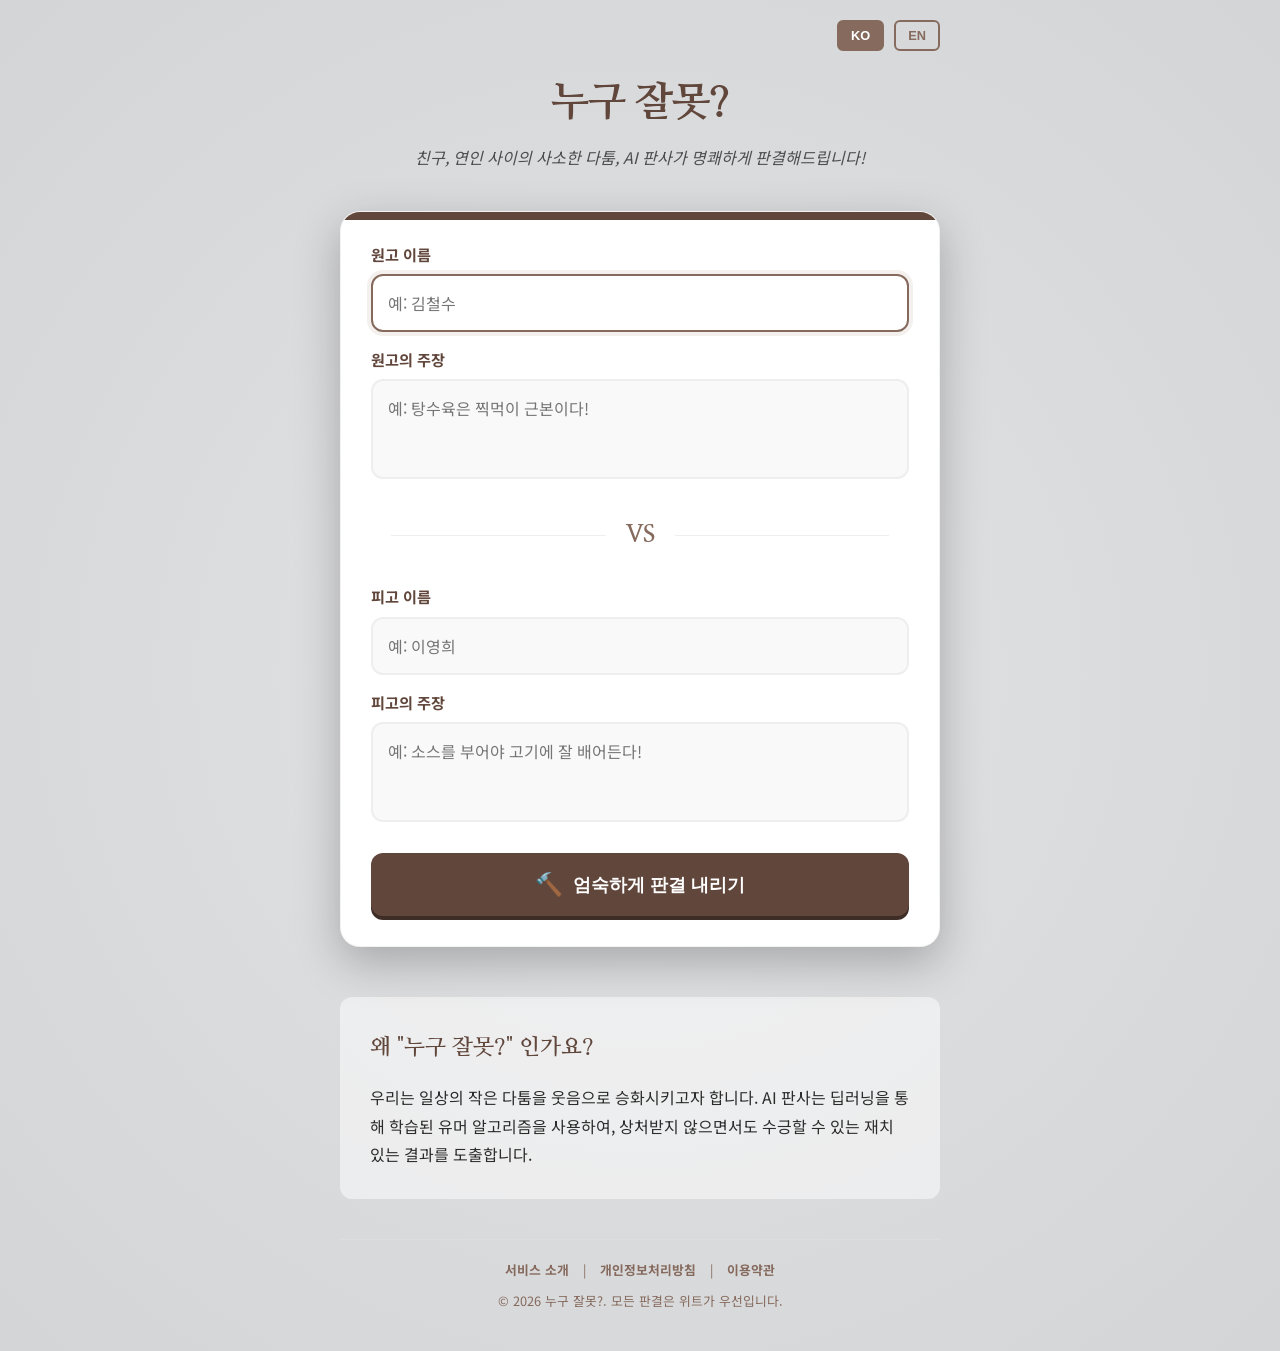
<file: index.html>
<!DOCTYPE html>
<html lang="ko">
<head>
    <meta charset="UTF-8">
    <meta name="viewport" content="width=device-width, initial-scale=1.0">
    <title id="title">누구 잘못? - AI 판사의 명쾌한 위트 판결</title>
    <meta name="description" content="친구, 연인 사이의 사소한 다툼! Gemini 2.5 AI 판사가 명쾌하고 재치 있게 판결해드립니다. 탕수육 부먹찍먹 논쟁부터 일상의 소소한 갈등까지 지금 바로 판결받으세요.">
    <meta name="keywords" content="AI판사, 누구잘못, 판결, 유머, 친구싸움, 커플싸움, 제미나이, Gemini">
    <link rel="icon" type="image/x-icon" href="favicon.ico">
    <link rel="stylesheet" href="style.css">
    <link rel="preconnect" href="https://fonts.googleapis.com">
    <link rel="preconnect" href="https://fonts.gstatic.com" crossorigin>
    <link href="https://fonts.googleapis.com/css2?family=Nanum+Myeongjo:wght@400;700;800&family=Noto+Sans+KR:wght@400;700&display=swap" rel="stylesheet">
    <meta name="google-adsense-account" content="ca-pub-5315206615123943">
    <!-- 이미지 캡처를 위한 라이브러리 -->
    <script src="https://html2canvas.hertzen.com/dist/html2canvas.min.js"></script>
    <!-- Google AdSense -->
    <script async src="https://pagead2.googlesyndication.com/pagead/js/adsbygoogle.js?client=ca-pub-5315206615123943"
     crossorigin="anonymous"></script>
    <!-- Google tag (gtag.js) -->
    <script async src="https://www.googletagmanager.com/gtag/js?id=G-99RTSNN3TD"></script>
    <script>
      window.dataLayer = window.dataLayer || [];
      function gtag(){dataLayer.push(arguments);}
      gtag('js', new Date());

      gtag('config', 'G-99RTSNN3TD');
    </script>
    <!-- Microsoft Clarity -->
    <script type="text/javascript">
        (function(c,l,a,r,i,t,y){
            c[a]=c[a]||function(){(c[a].q=c[a].q||[]).push(arguments)};
            t=l.createElement(r);t.async=1;t.src="https://www.clarity.ms/tag/"+i;
            y=l.getElementsByTagName(r)[0];y.parentNode.insertBefore(t,y);
        })(window, document, "clarity", "script", "vr1x9luc68");
    </script>
    <!-- Userback 피드백 위젯 -->
    <script>
        window.Userback = window.Userback || {};
        Userback.access_token = "A-xv3M5TaCimp2Gsrs1aBTv1YRj";
        (function(d) {
            var s = d.createElement('script');s.async = true;s.src = 'https://static.userback.io/widget/v1.js';(d.head || d.body).appendChild(s);
        })(document);
    </script>
</head>
<body>
    <div class="court-container">
        <header>
            <div class="lang-switcher">
                <button id="lang-ko" class="lang-btn active">KO</button>
                <button id="lang-en" class="lang-btn">EN</button>
            </div>
            <h1 id="header-title">누구 잘못?</h1>
            <p id="header-description" class="description">친구, 연인 사이의 사소한 다툼, AI 판사가 명쾌하게 판결해드립니다!</p>
        </header>

        <main id="app">
            <!-- 메인 입력 화면 -->
            <section id="input-screen" class="screen active">
                <div class="court-card">
                    <div class="input-group">
                        <label for="plaintiff-name" id="label-plaintiff-name">원고 이름</label>
                        <input type="text" id="plaintiff-name" placeholder="예: 김철수">
                        <label for="plaintiff" id="label-plaintiff-claim">원고의 주장</label>
                        <textarea id="plaintiff" placeholder="예: 탕수육은 찍먹이 근본이다!"></textarea>
                    </div>
                    
                    <div class="divider">VS</div>

                    <div class="input-group">
                        <label for="defendant-name" id="label-defendant-name">피고 이름</label>
                        <input type="text" id="defendant-name" placeholder="예: 이영희">
                        <label for="defendant" id="label-defendant-claim">피고의 주장</label>
                        <textarea id="defendant" placeholder="예: 소스를 부어야 고기에 잘 배어든다!"></textarea>
                    </div>

                    <button id="judge-btn" class="hammer-btn">
                        <span class="hammer-icon">🔨</span>
                        <span id="btn-judge">엄숙하게 판결 내리기</span>
                    </button>
                </div>

                <div class="extra-content">
                    <h2 id="extra-title" class="sub-title">왜 "누구 잘못?" 인가요?</h2>
                    <p id="extra-description">우리는 일상의 작은 다툼을 웃음으로 승화시키고자 합니다. AI 판사는 딥러닝을 통해 학습된 유머 알고리즘을 사용하여, 상처받지 않으면서도 수긍할 수 있는 재치 있는 결과를 도출합니다.</p>
                </div>
            </section>

            <!-- 로딩 화면 -->
            <section id="loading-screen" class="screen">
                <div class="loading-content">
                    <div class="gavel-animation">🔨</div>
                    <p id="loading-text">판사님이 판례를 뒤지는 중...</p>
                </div>
            </section>

            <!-- 결과 화면 -->
            <section id="result-screen" class="screen">
                <div id="capture-area">
                    <div class="result-card">
                        <div class="winner-badge"><span id="winner-label">승자</span>: <span id="winner-name">원고</span></div>
                        <div class="verdict-content">
                            <h2 id="verdict-title">"소스 눅눅함 방조죄"</h2>
                            <div class="verdict-body">
                                <p id="verdict-text">본 법정은 탕수육의 바삭함이 식감의 80%를 차지한다는 점을 인정하는 바이다. 피고의 '배어든다'는 주장은 고기의 주권을 침해하는 행위로 간주하여 유죄를 선고한다.</p>
                            </div>
                            <div class="punishment">
                                <strong id="punishment-label">형량/벌칙:</strong> <span id="punishment-text">오늘 저녁 쏘기</span>
                            </div>
                        </div>
                        <p class="watermark">WhosAtFault.pages.dev</p>
                    </div>
                </div>
                
                <div class="share-options">
                    <button id="save-img-btn" class="icon-btn">🖼️ <span id="btn-save-img">이미지 저장</span></button>
                    <button id="share-api-btn" class="icon-btn">💬 <span id="btn-share-api">공유하기</span></button>
                    <button id="copy-link-btn" class="icon-btn">🔗 <span id="btn-copy-link">링크 복사</span></button>
                </div>

                <div class="btn-group">
                    <button id="restart-btn" class="secondary-btn">다시 재판하기</button>
                </div>
            </section>
        </main>

        <footer>
            <div class="footer-links">
                <a href="about.html" id="link-about">서비스 소개</a> | 
                <a href="policy.html" id="link-privacy">개인정보처리방침</a> | 
                <a href="policy.html" id="link-terms">이용약관</a>
            </div>
            <p id="footer-text">© 2026 누구 잘못?. 모든 판결은 위트가 우선입니다.</p>
        </footer>
    </div>

    <script type="module" src="main.js"></script>
</body>
</html>
</file>
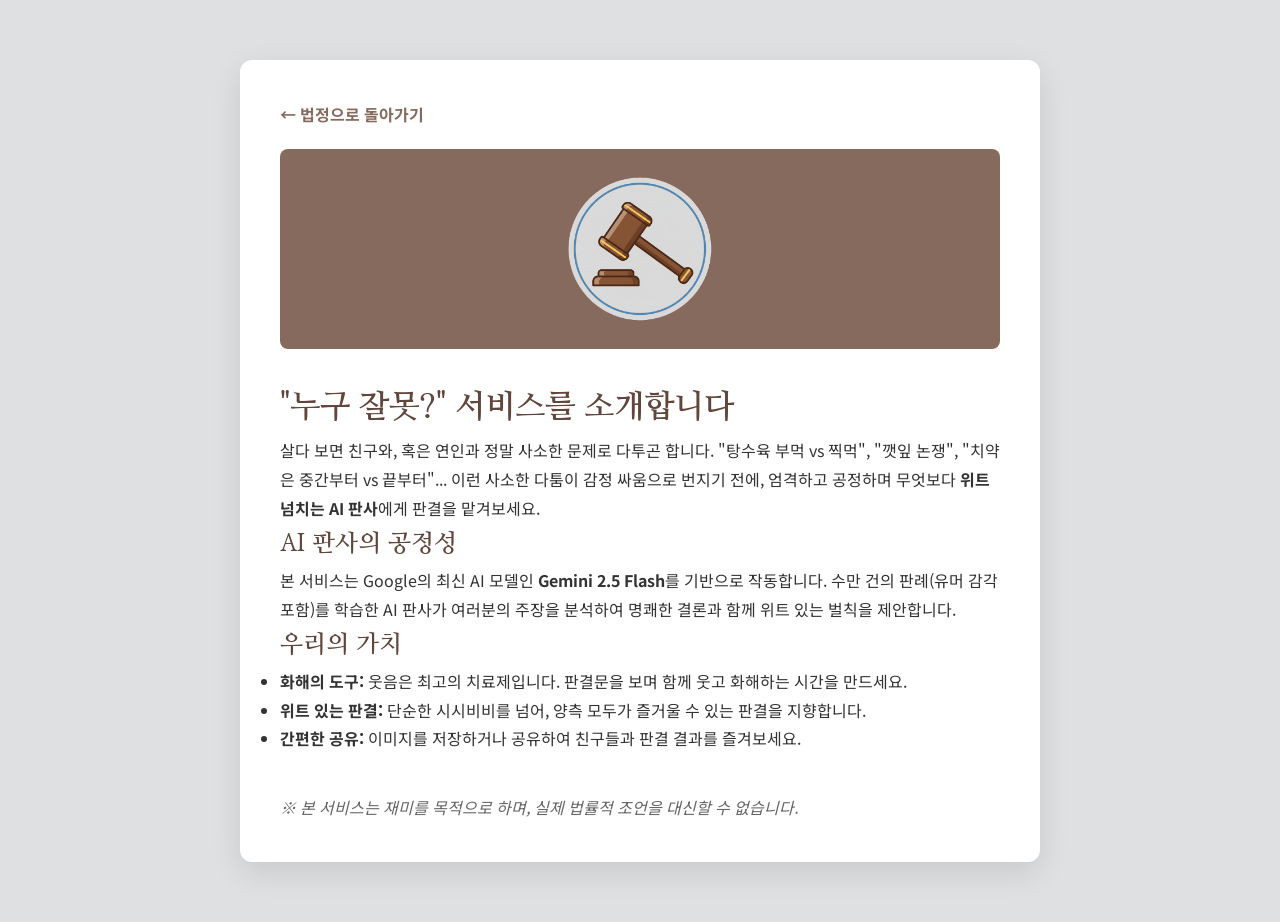
<file: about.html>
<!DOCTYPE html>
<html lang="ko">
<head>
    <meta charset="UTF-8">
    <meta name="viewport" content="width=device-width, initial-scale=1.0">
    <title id="about-title">서비스 소개 - 누구 잘못?</title>
    <link rel="stylesheet" href="style.css">
    <link href="https://fonts.googleapis.com/css2?family=Nanum+Myeongjo:wght@400;700&family=Noto+Sans+KR:wght@400;700&display=swap" rel="stylesheet">
    <style>
        .about-container {
            max-width: 800px;
            margin: 40px auto;
            padding: 40px;
            background: #fff;
            border-radius: 12px;
            box-shadow: 0 10px 30px rgba(0,0,0,0.1);
            line-height: 1.8;
            color: #333;
        }
        h1, h2 { font-family: 'Nanum Myeongjo', serif; color: #60463B; }
        .back-link { display: inline-block; margin-bottom: 20px; color: #856A5D; text-decoration: none; font-weight: bold; }
        .hero-img { width: 100%; height: 200px; background: #856A5D; border-radius: 8px; margin-bottom: 30px; display: flex; align-items: center; justify-content: center; color: white; font-size: 3rem; overflow: hidden; }
        .hero-img img { width: 20%; height: auto; object-fit: contain; }
        </style>
        </head>
        <body style="background: #DFE0E2; padding: 20px;">
        <div class="about-container">
        <a href="index.html" class="back-link" id="back-to-court">← 법정으로 돌아가기</a>

        <div class="hero-img" id="about-hero"><img src="1.png" alt="Hero Image"></div>

        <h1 id="about-main-title">"누구 잘못?" 서비스를 소개합니다</h1>
        <p id="about-intro">살다 보면 친구와, 혹은 연인과 정말 사소한 문제로 다투곤 합니다. "탕수육 부먹 vs 찍먹", "깻잎 논쟁", "치약은 중간부터 vs 끝부터"... 이런 사소한 다툼이 감정 싸움으로 번지기 전에, 엄격하고 공정하며 무엇보다 <strong>위트 넘치는 AI 판사</strong>에게 판결을 맡겨보세요.</p>

        <h2 id="about-section1-title">AI 판사의 공정성</h2>
        <p id="about-section1-text">본 서비스는 Google의 최신 AI 모델인 <strong>Gemini 2.5 Flash</strong>를 기반으로 작동합니다. 수만 건의 판례(유머 감각 포함)를 학습한 AI 판사가 여러분의 주장을 분석하여 명쾌한 결론과 함께 위트 있는 벌칙 을 제안합니다.</p>

        <h2 id="about-section2-title">우리의 가치</h2>
        <ul>
            <li><strong id="about-value1-title">화해의 도구:</strong> <span id="about-value1-text">웃음은 최고의 치료제입니다. 판결문을 보며 함께 웃고 화해하는 시간을 만드세요.</span></li>
            <li><strong id="about-value2-title">위트 있는 판결:</strong> <span id="about-value2-text">단순한 시시비비를 넘어, 양측 모두가 즐거울 수 있는 판결을 지향합니다.</span></li>
            <li><strong id="about-value3-title">간편한 공유:</strong> <span id="about-value3-text">이미지를 저장하거나 공유하여 친구들과 판결 결과를 즐겨보세요.</span></li>
        </ul>

        <p id="about-disclaimer" style="margin-top: 40px; font-style: italic; color: #666;">※ 본 서비스는 재미를 목적으로 하며, 실제 법률적 조언을 대신할 수 없습니다.</p>
        </div>

        <script type="module">
        import { translations, getLanguage } from './i18n.js';

        function updateUI() {
            const lang = getLanguage();
            const t = translations[lang];

            document.getElementById('about-title').textContent = t.aboutTitle;
            document.getElementById('back-to-court').textContent = t.backToCourt;
            // document.getElementById('about-hero').textContent = t.aboutHero; // 이미지 유지 위해 주석 처리 또는 제거
            document.getElementById('about-main-title').textContent = t.aboutMainTitle;
            document.getElementById('about-intro').innerHTML = t.aboutIntro;
            document.getElementById('about-section1-title').textContent = t.aboutSection1Title;
            document.getElementById('about-section1-text').innerHTML = t.aboutSection1Text;
            document.getElementById('about-section2-title').textContent = t.aboutSection2Title;
            document.getElementById('about-value1-title').textContent = t.aboutValue1Title;
            document.getElementById('about-value1-text').textContent = t.aboutValue1Text;
            document.getElementById('about-value2-title').textContent = t.aboutValue2Title;
            document.getElementById('about-value2-text').textContent = t.aboutValue2Text;
            document.getElementById('about-value3-title').textContent = t.aboutValue3Title;
            document.getElementById('about-value3-text').textContent = t.aboutValue3Text;
            document.getElementById('about-disclaimer').textContent = t.aboutDisclaimer;
        }

        window.addEventListener('load', updateUI);
    </script>
</body>
</html>
</file>
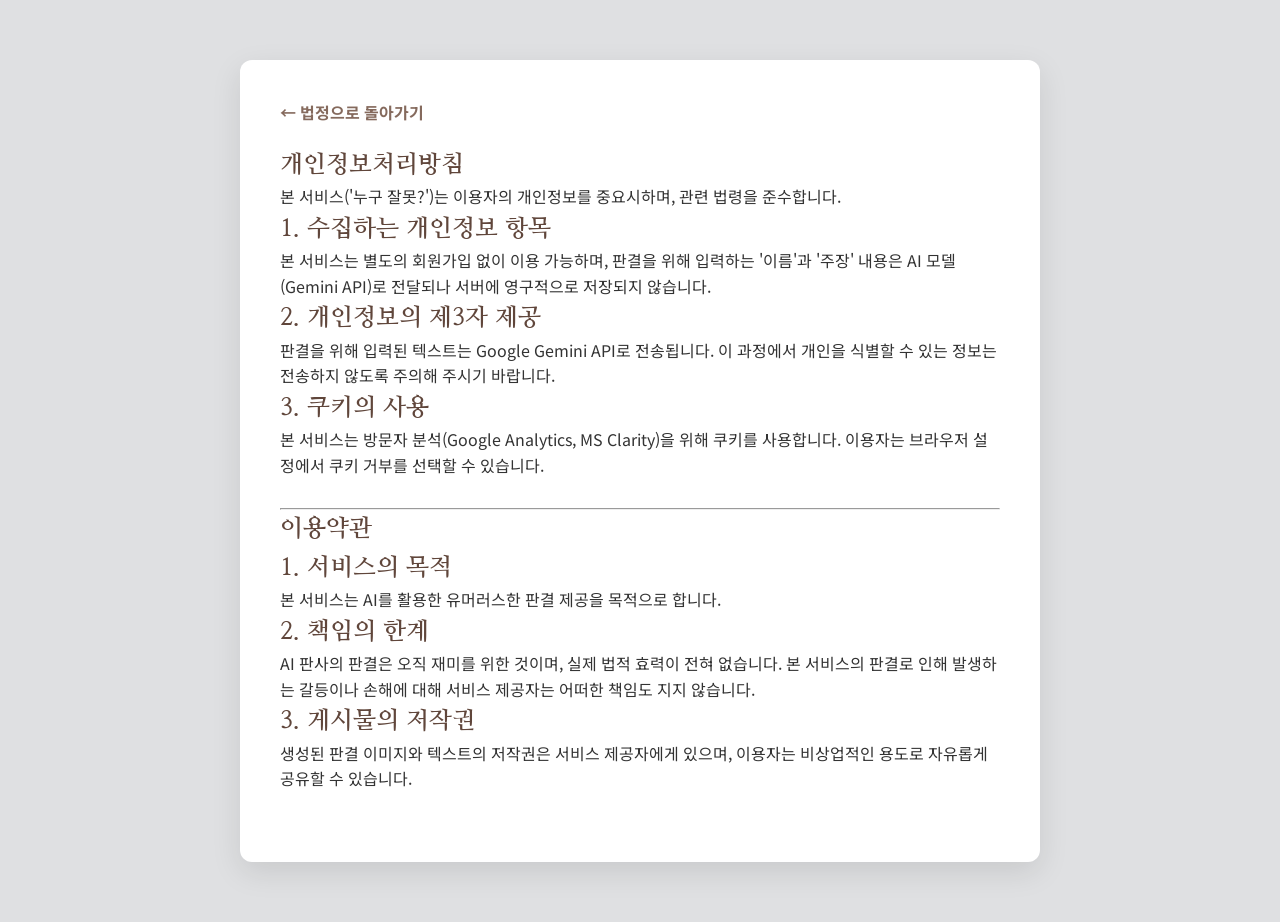
<file: policy.html>
<!DOCTYPE html>
<html lang="ko">
<head>
    <meta charset="UTF-8">
    <meta name="viewport" content="width=device-width, initial-scale=1.0">
    <title id="policy-title">개인정보처리방침 및 이용약관 - 누구 잘못?</title>
    <link rel="stylesheet" href="style.css">
    <link href="https://fonts.googleapis.com/css2?family=Nanum+Myeongjo:wght@400;700&family=Noto+Sans+KR:wght@400;700&display=swap" rel="stylesheet">
    <style>
        .policy-container {
            max-width: 800px;
            margin: 40px auto;
            padding: 40px;
            background: #fff;
            border-radius: 12px;
            box-shadow: 0 10px 30px rgba(0,0,0,0.1);
            line-height: 1.6;
            color: #333;
        }
        h1, h2 { font-family: 'Nanum Myeongjo', serif; color: #60463B; }
        section { margin-bottom: 30px; }
        .back-link { display: inline-block; margin-bottom: 20px; color: #856A5D; text-decoration: none; font-weight: bold; }
        .back-link:hover { text-decoration: underline; }
    </style>
</head>
<body style="background: #DFE0E2; padding: 20px;">
    <div class="policy-container">
        <a href="index.html" class="back-link" id="back-to-court">← 법정으로 돌아가기</a>
        
        <section>
            <h1 id="privacy-header">개인정보처리방침</h1>
            <p id="privacy-intro">본 서비스('누구 잘못?')는 이용자의 개인정보를 중요시하며, 관련 법령을 준수합니다.</p>
            
            <h2 id="privacy-section1-title">1. 수집하는 개인정보 항목</h2>
            <p id="privacy-section1-text">본 서비스는 별도의 회원가입 없이 이용 가능하며, 판결을 위해 입력하는 '이름'과 '주장' 내용은 AI 모델(Gemini API)로 전달되나 서버에 영구적으로 저장되지 않습니다.</p>
            
            <h2 id="privacy-section2-title">2. 개인정보의 제3자 제공</h2>
            <p id="privacy-section2-text">판결을 위해 입력된 텍스트는 Google Gemini API로 전송됩니다. 이 과정에서 개인을 식별할 수 있는 정보는 전송하지 않도록 주의해 주시기 바랍니다.</p>
            
            <h2 id="privacy-section3-title">3. 쿠키의 사용</h2>
            <p id="privacy-section3-text">본 서비스는 방문자 분석(Google Analytics, MS Clarity)을 위해 쿠키를 사용합니다. 이용자는 브라우저 설정에서 쿠키 거부를 선택할 수 있습니다.</p>
        </section>

        <hr>

        <section>
            <h1 id="terms-header">이용약관</h1>
            <h2 id="terms-section1-title">1. 서비스의 목적</h2>
            <p id="terms-section1-text">본 서비스는 AI를 활용한 유머러스한 판결 제공을 목적으로 합니다.</p>
            
            <h2 id="terms-section2-title">2. 책임의 한계</h2>
            <p id="terms-section2-text">AI 판사의 판결은 오직 재미를 위한 것이며, 실제 법적 효력이 전혀 없습니다. 본 서비스의 판결로 인해 발생하는 갈등이나 손해에 대해 서비스 제공자는 어떠한 책임도 지지 않습니다.</p>
            
            <h2 id="terms-section3-title">3. 게시물의 저작권</h2>
            <p id="terms-section3-text">생성된 판결 이미지와 텍스트의 저작권은 서비스 제공자에게 있으며, 이용자는 비상업적인 용도로 자유롭게 공유할 수 있습니다.</p>
        </section>
    </div>

    <script type="module">
        import { translations, getLanguage } from './i18n.js';
        
        function updateUI() {
            const lang = getLanguage();
            const t = translations[lang];
            
            document.getElementById('policy-title').textContent = t.policyTitle;
            document.getElementById('back-to-court').textContent = t.backToCourt;
            
            document.getElementById('privacy-header').textContent = t.privacyHeader;
            document.getElementById('privacy-intro').textContent = t.privacyIntro;
            document.getElementById('privacy-section1-title').textContent = t.privacySection1Title;
            document.getElementById('privacy-section1-text').textContent = t.privacySection1Text;
            document.getElementById('privacy-section2-title').textContent = t.privacySection2Title;
            document.getElementById('privacy-section2-text').textContent = t.privacySection2Text;
            document.getElementById('privacy-section3-title').textContent = t.privacySection3Title;
            document.getElementById('privacy-section3-text').textContent = t.privacySection3Text;
            
            document.getElementById('terms-header').textContent = t.termsHeader;
            document.getElementById('terms-section1-title').textContent = t.termsSection1Title;
            document.getElementById('terms-section1-text').textContent = t.termsSection1Text;
            document.getElementById('terms-section2-title').textContent = t.termsSection2Title;
            document.getElementById('terms-section2-text').textContent = t.termsSection2Text;
            document.getElementById('terms-section3-title').textContent = t.termsSection3Title;
            document.getElementById('terms-section3-text').textContent = t.termsSection3Text;
        }

        window.addEventListener('load', updateUI);
    </script>
</body>
</html>
</file>
<file: style.css>
:root {
    --primary-color: #60463B;
    --secondary-color: #856A5D;
    --bg-color: #DFE0E2;
    --accent-color: #D4AF37;
    --text-color: #2c2c2c;
    --white: #ffffff;
    --shadow: 0 10px 30px rgba(0, 0, 0, 0.15);
    --deep-shadow: 0 15px 45px rgba(0, 0, 0, 0.25);
}

* {
    margin: 0;
    padding: 0;
    box-sizing: border-box;
}

body {
    font-family: 'Noto Sans KR', sans-serif;
    background-color: var(--bg-color);
    color: var(--text-color);
    line-height: 1.6;
    min-height: 100vh;
    display: flex;
    justify-content: center;
    align-items: center;
    padding: 20px;
    background-image: radial-gradient(circle at center, rgba(255,255,255,0.1) 0%, rgba(0,0,0,0.05) 100%);
}

.court-container {
    width: 100%;
    max-width: 600px;
    text-align: center;
}

header {
    margin-bottom: 40px;
}

header h1 {
    font-family: 'Nanum Myeongjo', serif;
    font-size: 2.5rem;
    font-weight: 800;
    color: var(--primary-color);
    margin-bottom: 5px;
    letter-spacing: -1px;
}

.lang-switcher {
    display: flex;
    justify-content: flex-end;
    gap: 10px;
    margin-bottom: 20px;
}

.lang-btn {
    padding: 6px 12px;
    border: 2px solid var(--secondary-color);
    background: transparent;
    color: var(--secondary-color);
    border-radius: 6px;
    font-size: 0.8rem;
    font-weight: 700;
    cursor: pointer;
    transition: all 0.2s;
}

.lang-btn.active {
    background: var(--secondary-color);
    color: white;
}

.lang-btn:hover:not(.active) {
    background: rgba(133, 106, 93, 0.1);
}

.description {
    font-size: 1rem;
    color: var(--text-color);
    margin-top: 10px;
    font-style: italic;
    opacity: 0.8;
}

.screen {
    display: none;
    animation: fadeIn 0.5s ease-out forwards;
}

.screen.active {
    display: block;
}

/* Cards */
.court-card, .result-card {
    background: var(--white);
    padding: 30px;
    border-radius: 20px;
    box-shadow: var(--deep-shadow);
    border: 1px solid rgba(0,0,0,0.05);
    position: relative;
    overflow: hidden;
}

.court-card::before {
    content: "";
    position: absolute;
    top: 0;
    left: 0;
    width: 100%;
    height: 8px;
    background: var(--primary-color);
}

/* Input Groups */
.input-group {
    text-align: left;
    margin-bottom: 25px;
}

.input-group label {
    display: block;
    font-weight: 700;
    margin-bottom: 8px;
    color: var(--primary-color);
    font-size: 0.95rem;
}

input[type="text"], textarea {
    width: 100%;
    padding: 15px;
    border: 2px solid #eee;
    border-radius: 12px;
    font-family: inherit;
    font-size: 1rem;
    transition: all 0.3s ease;
    background-color: #f9f9f9;
}

input[type="text"] {
    margin-bottom: 15px;
}

textarea {
    height: 100px;
    resize: none;
}

input[type="text"]:focus, textarea:focus {
    outline: none;
    border-color: var(--secondary-color);
    background-color: #fff;
    box-shadow: 0 0 0 4px rgba(133, 106, 93, 0.1);
}

.divider {
    margin: 30px 0;
    font-family: 'Nanum Myeongjo', serif;
    font-weight: 800;
    font-size: 1.5rem;
    color: var(--secondary-color);
    position: relative;
    display: flex;
    align-items: center;
    justify-content: center;
}

.divider::before, .divider::after {
    content: "";
    flex: 1;
    height: 1px;
    background: #eee;
    margin: 0 20px;
}

/* Buttons */
.hammer-btn {
    width: 100%;
    padding: 18px;
    background-color: var(--primary-color);
    color: white;
    border: none;
    border-radius: 12px;
    font-size: 1.1rem;
    font-weight: 700;
    cursor: pointer;
    transition: all 0.3s cubic-bezier(0.175, 0.885, 0.32, 1.275);
    display: flex;
    justify-content: center;
    align-items: center;
    gap: 10px;
    box-shadow: 0 4px 0 #3e2d26;
}

.hammer-btn:hover {
    transform: translateY(-2px);
    box-shadow: 0 6px 0 #3e2d26;
    background-color: #715246;
}

.hammer-btn:active {
    transform: translateY(2px);
    box-shadow: 0 0 0 #3e2d26;
}

.hammer-icon {
    font-size: 1.4rem;
}

.watermark {
    font-size: 0.7rem;
    color: var(--secondary-color);
    margin-top: 20px;
    opacity: 0.5;
    text-align: center;
}

.share-options {
    display: flex;
    justify-content: center;
    gap: 15px;
    margin-top: 30px;
    flex-wrap: wrap;
}

.icon-btn {
    display: flex;
    flex-direction: column;
    align-items: center;
    gap: 8px;
    background: white;
    border: 2px solid #eee;
    padding: 12px;
    border-radius: 12px;
    cursor: pointer;
    font-size: 0.8rem;
    font-weight: 700;
    transition: all 0.2s;
    min-width: 90px;
    box-shadow: 0 4px 10px rgba(0,0,0,0.05);
}

.icon-btn:hover {
    border-color: var(--accent-color);
    transform: translateY(-2px);
    box-shadow: 0 6px 15px rgba(0,0,0,0.1);
}

#capture-area {
    padding: 10px;
    background: var(--bg-color);
    border-radius: 20px;
}

.btn-group {
    margin-top: 20px;
}

.secondary-btn, .accent-btn {
    padding: 15px;
    border-radius: 10px;
    border: none;
    font-weight: 700;
    cursor: pointer;
    transition: all 0.2s;
}

.secondary-btn {
    background: #f0f0f0;
    color: #666;
}

.accent-btn {
    background: var(--primary-color);
    color: white;
}

/* Loading Screen */
.loading-content {
    padding: 50px 0;
}

.gavel-animation {
    font-size: 4rem;
    margin-bottom: 20px;
    animation: hammerSwing 0.8s infinite;
}

#loading-text {
    font-weight: 700;
    color: var(--primary-color);
    font-style: italic;
}

/* Result Screen */
.winner-badge {
    display: inline-block;
    background: var(--accent-color);
    color: #000;
    padding: 8px 20px;
    border-radius: 50px;
    font-weight: 800;
    margin-bottom: 20px;
    font-size: 0.9rem;
    box-shadow: 0 4px 15px rgba(212, 175, 55, 0.3);
}

.verdict-content h2 {
    font-family: 'Nanum Myeongjo', serif;
    font-size: 1.8rem;
    color: var(--primary-color);
    margin-bottom: 20px;
}

.verdict-body {
    background: #fdfaf5;
    padding: 25px;
    border-radius: 12px;
    border-left: 5px solid var(--secondary-color);
    margin-bottom: 20px;
    text-align: left;
    font-size: 1.1rem;
    color: #444;
    white-space: pre-line;
}

.punishment {
    padding: 15px;
    background: #fff5f5;
    border-radius: 10px;
    font-size: 1rem;
    color: #d63031;
    white-space: pre-line;
}

footer {
    margin-top: 40px;
    font-size: 0.8rem;
    color: var(--secondary-color);
    text-align: center;
    padding: 20px 0;
    border-top: 1px solid #ddd;
}

.footer-links {
    margin-bottom: 10px;
}

.footer-links a {
    color: var(--secondary-color);
    text-decoration: none;
    margin: 0 10px;
    font-weight: bold;
}

.footer-links a:hover {
    text-decoration: underline;
}

.extra-content {
    margin-top: 50px;
    padding: 30px;
    background: rgba(255, 255, 255, 0.5);
    border-radius: 12px;
    line-height: 1.8;
    text-align: left;
}

.sub-title {
    font-family: 'Nanum Myeongjo', serif;
    color: var(--primary-color);
    margin-bottom: 15px;
    font-size: 1.4rem;
}

/* Animations */
@keyframes fadeIn {
    from { opacity: 0; transform: translateY(10px); }
    to { opacity: 1; transform: translateY(0); }
}

@keyframes hammerSwing {
    0% { transform: rotate(0deg); }
    50% { transform: rotate(-45deg); }
    100% { transform: rotate(0deg); }
}

/* Mobile Responsive */
@media (max-width: 480px) {
    header h1 { font-size: 1.8rem; }
    .court-card { padding: 20px; }
    .btn-group { grid-template-columns: 1fr; }
}
</file>
